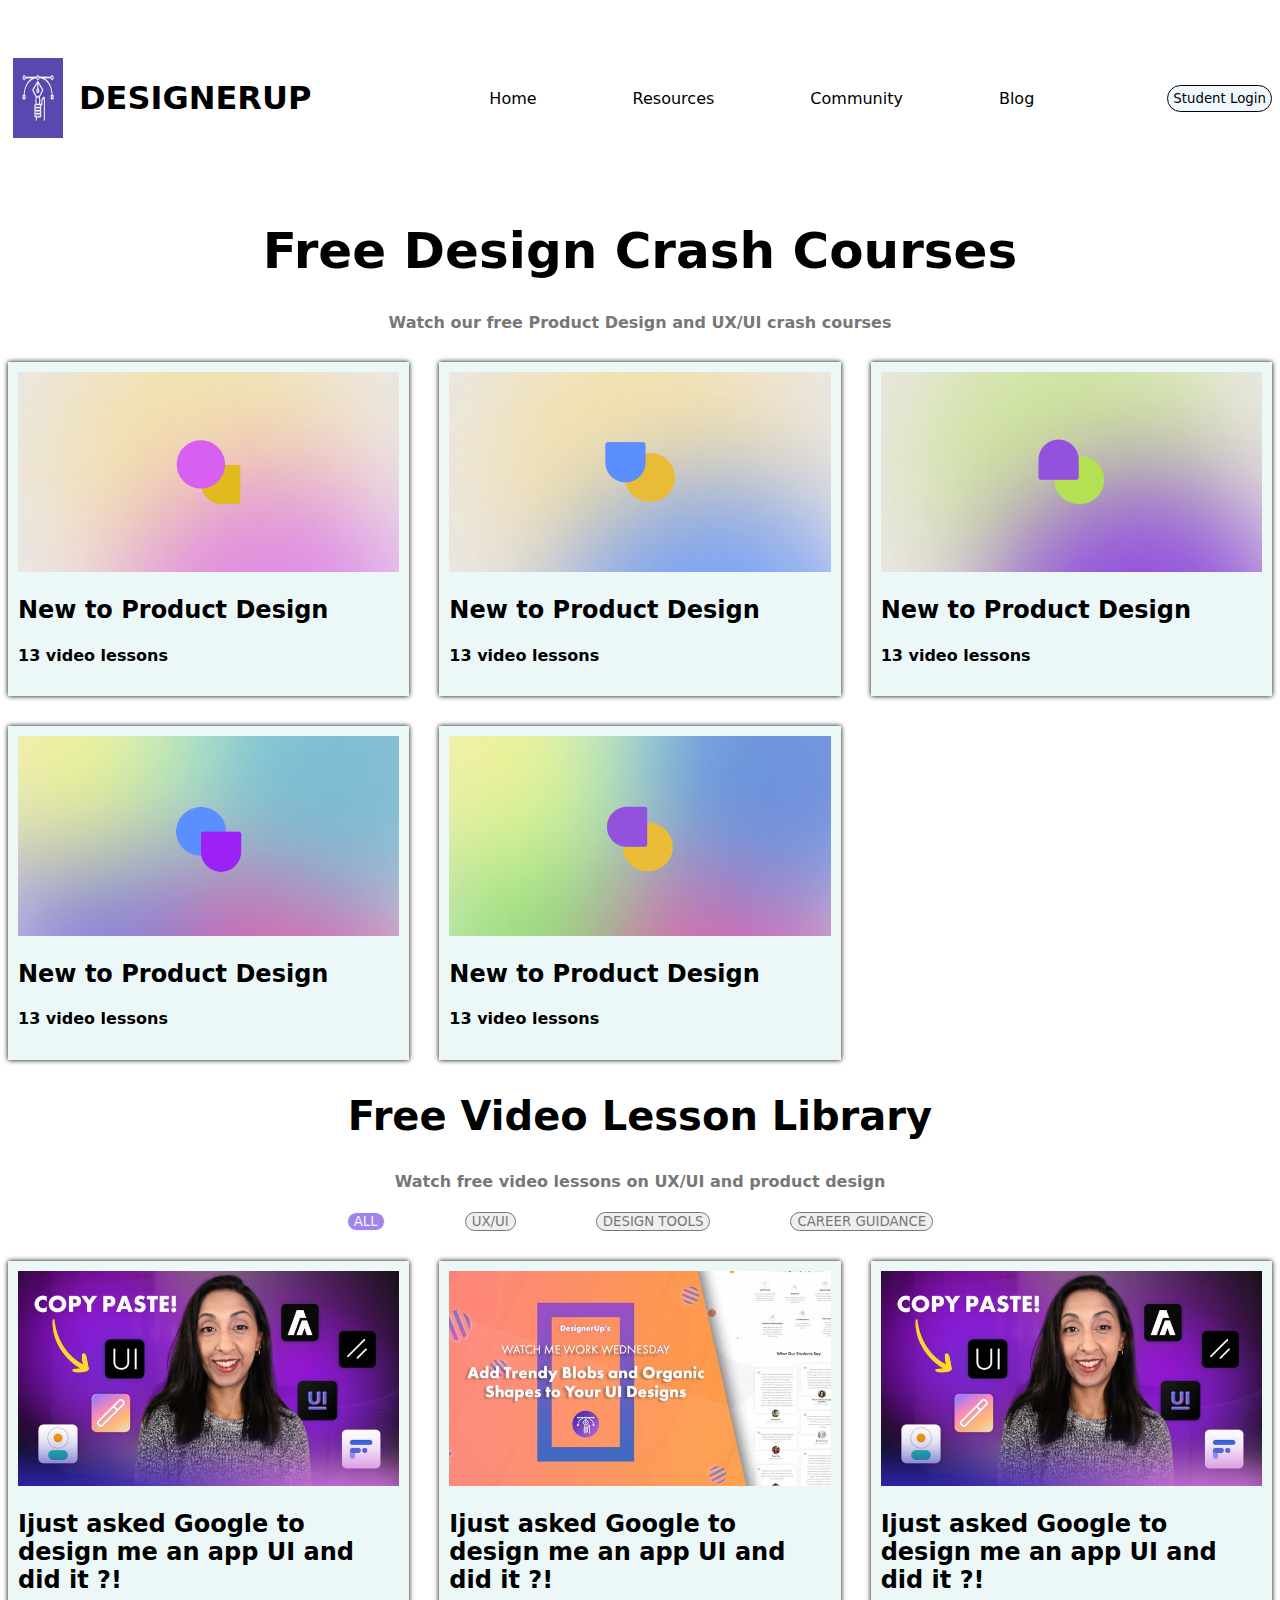
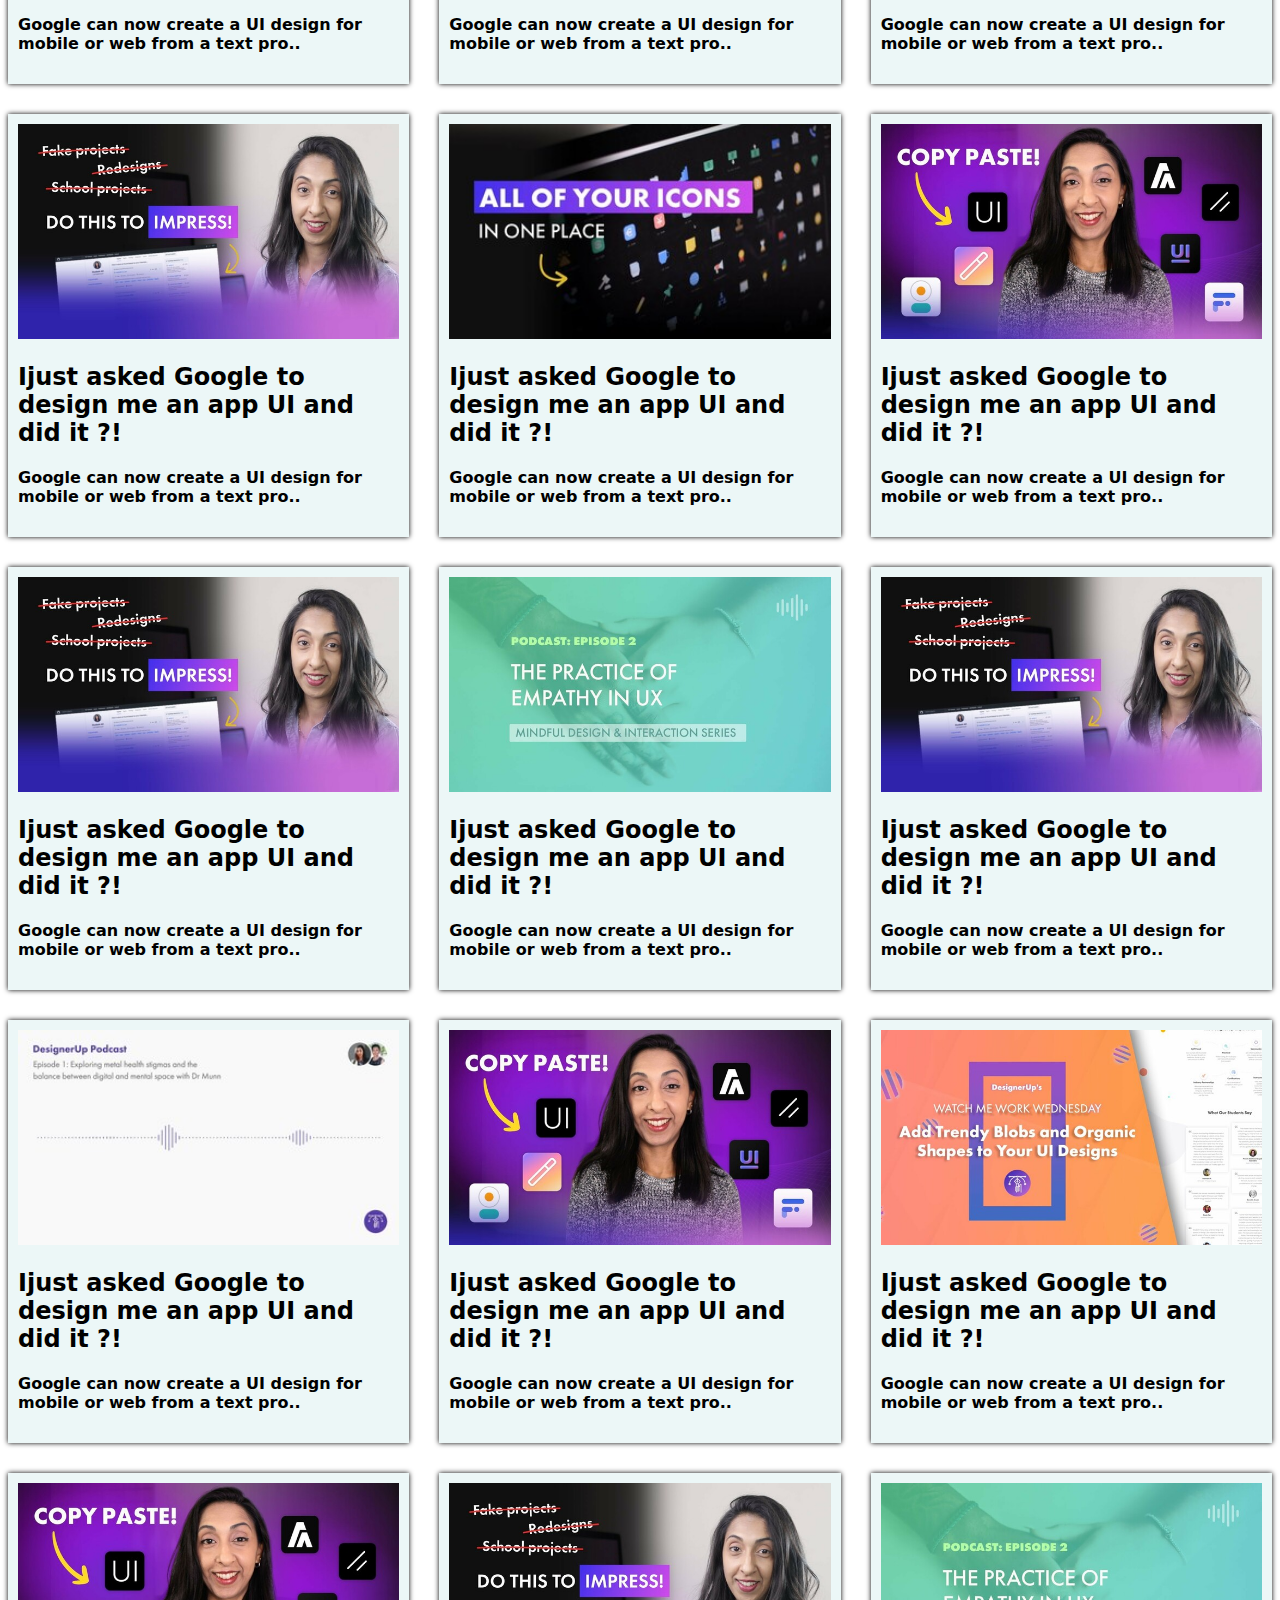
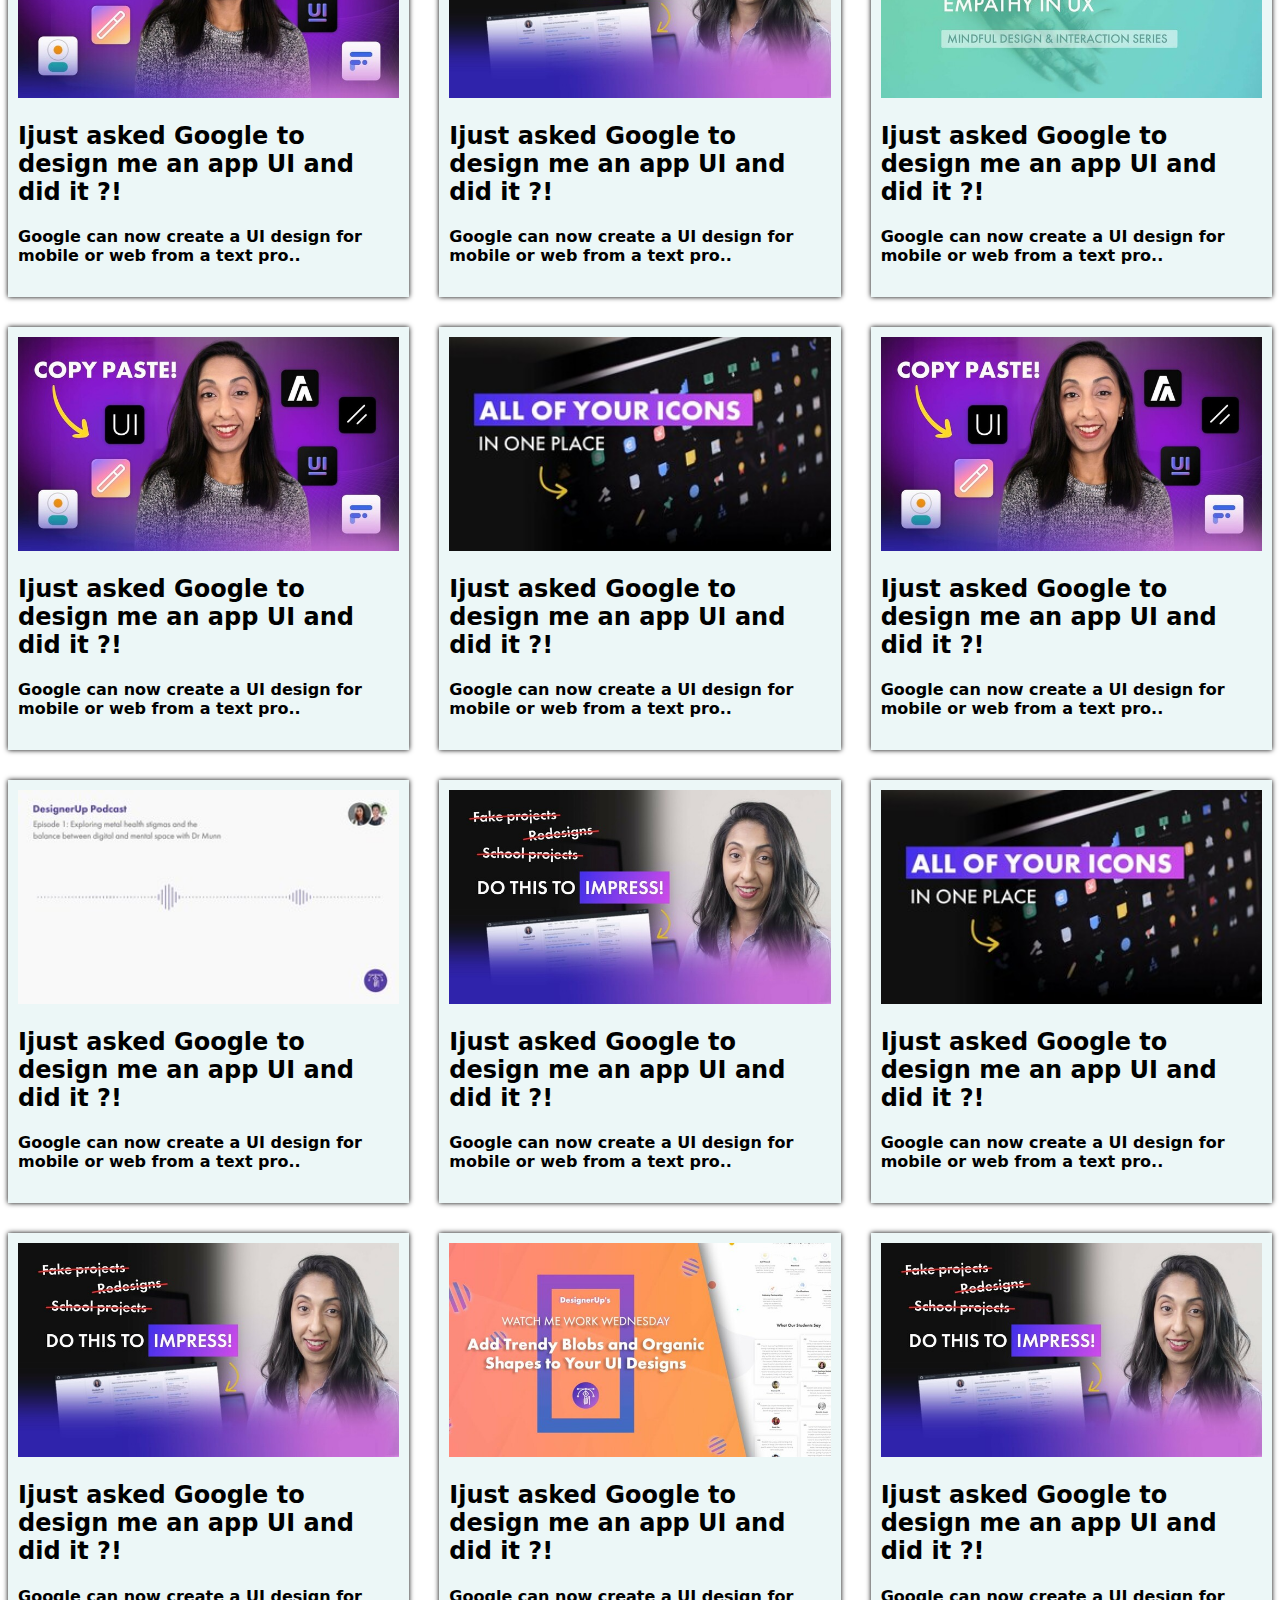
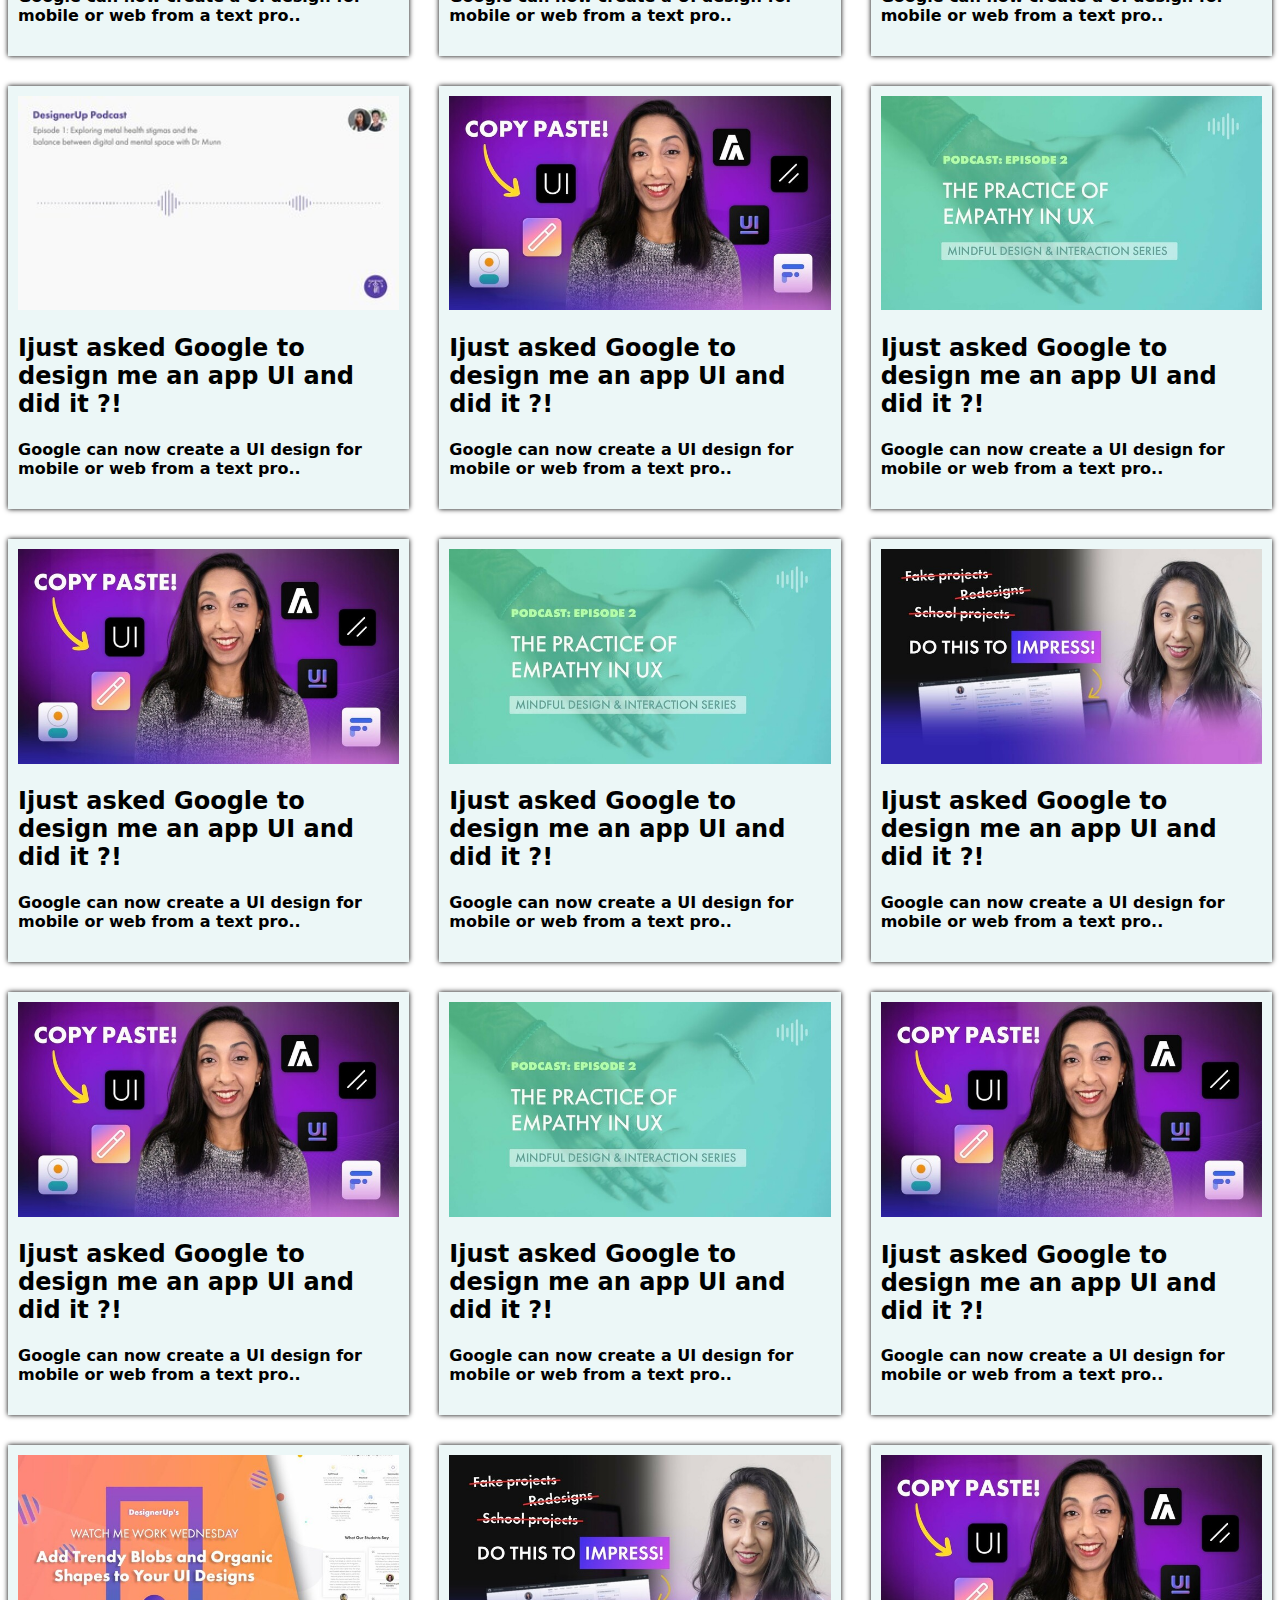
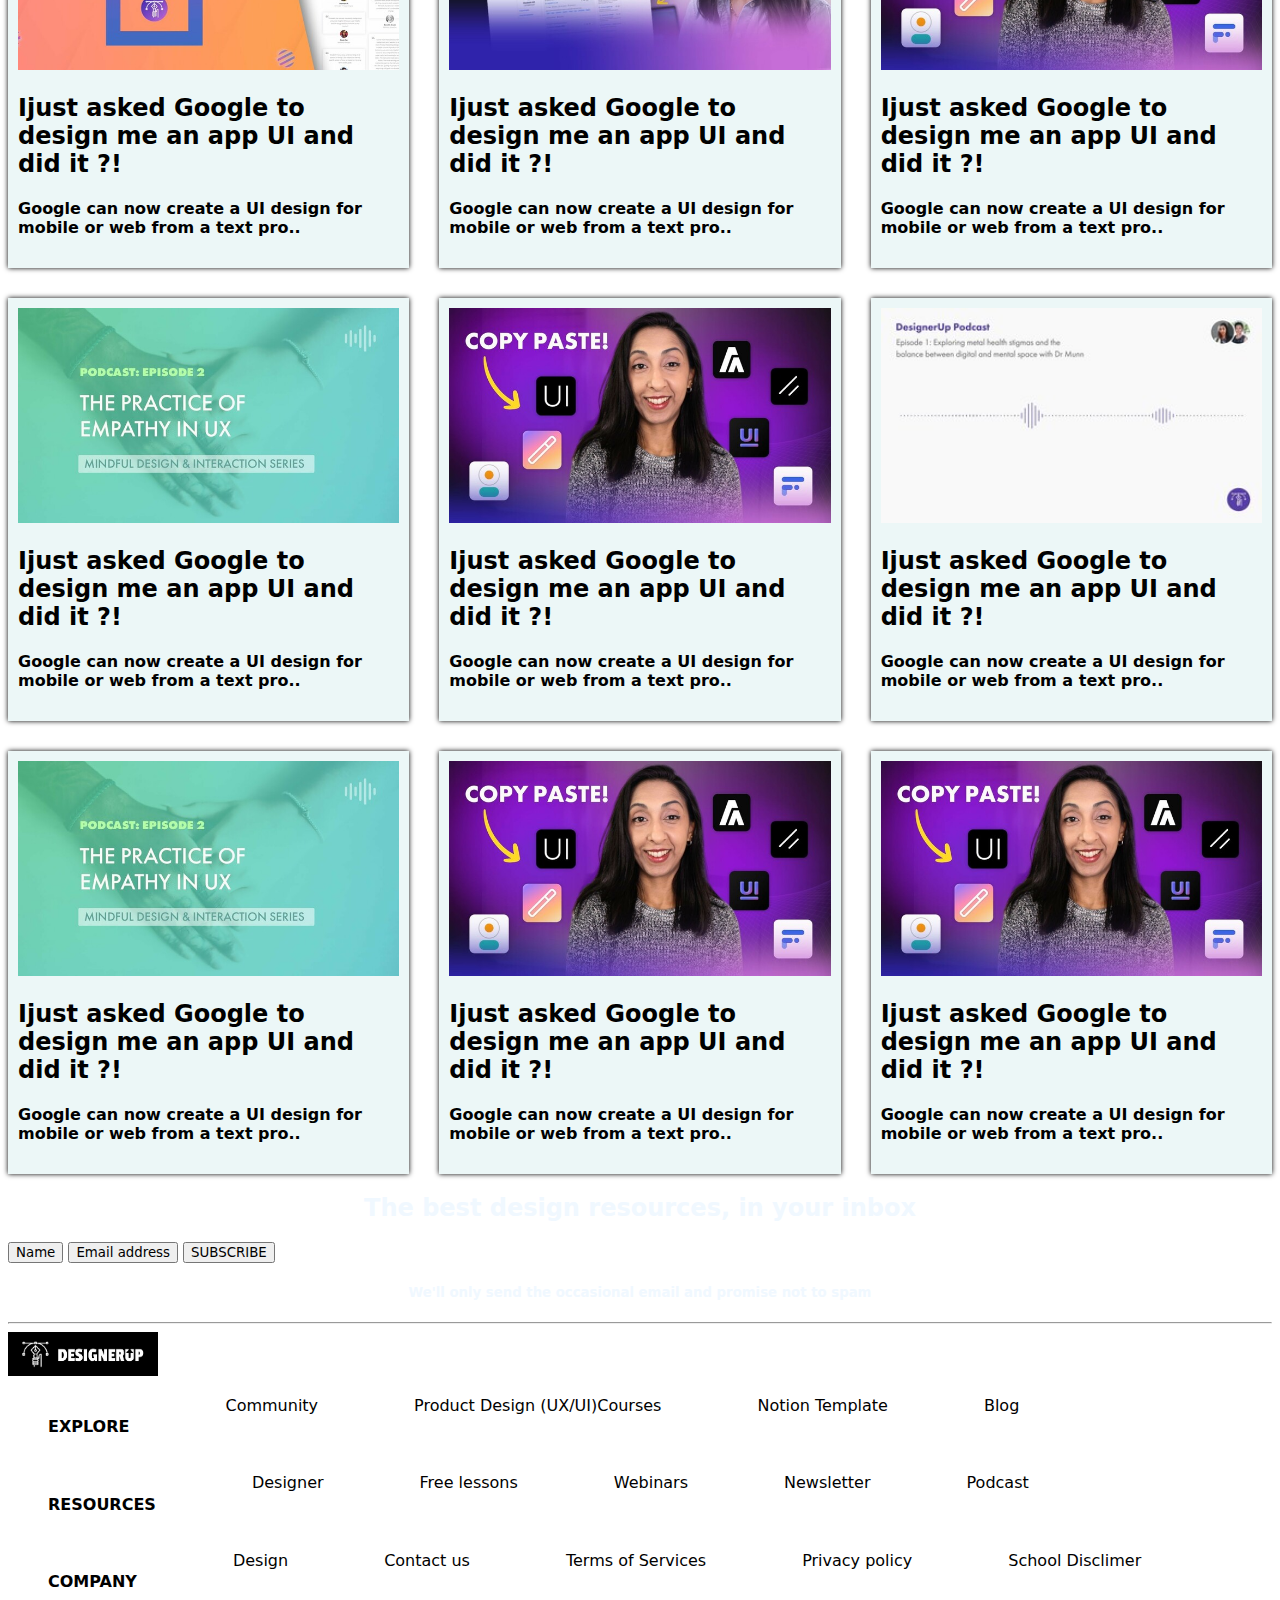
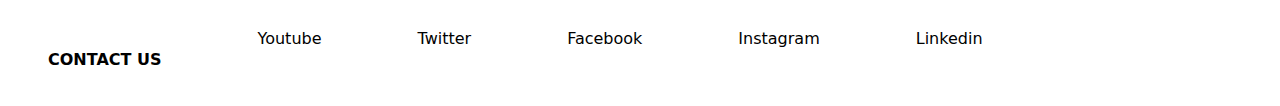
<file: index.html>
<!DOCTYPE html>
<html lang="en">
  <head>
    <meta charset="UTF-8" />
    <meta name="viewport" content="width=device-width, initial-scale=1.0" />
    <title>Document</title>
    <link rel="stylesheet" href="style.css" />
  </head>
  <body>
    <nav>
      <div class="logo">
        <div class="logo-box">
          <img src="photo/designerupco_logo.jfif" width="50px" alt="" />
          <h1>DESIGNERUP</h1>
        </div>
        <div class="tabs">
          <ul class="navul">
            <li>Home</li>
            <li>Resources</li>
            <li>Community</li>
            <li>Blog</li>
          </ul>
        </div>
        <div class="btn-login">
          <button class="login" >Student Login </button>
          <img class="menu" src="icons/menu-alt-02-svgrepo-com.svg" width="50" alt="" />
        </div>
      </div>
    </nav>
    <div class="h1-h4">
        <h1 style="font-size: 50px;">Free Design Crash Courses</h1>
        <h4 style="color: #777;">Watch our free Product Design and UX/UI crash courses</h4>
    </div>
    <div class="parent-cards">
        <div class="card">
            <img class="card-image" src="photo/card1.png">
            <h2> New to Product Design</h2>
            <h4> 13 video lessons</h4>
        </div>
        <div class="card">
            <img class="card-image" src="photo/card2.png">
            <h2> New to Product Design</h2>
            <h4> 13 video lessons</h4>
        </div>
        <div class="card">
            <img class="card-image" src="photo/card3.png">
            <h2> New to Product Design</h2>
            <h4> 13 video lessons</h4>
        </div>
        <div class="card">
            <img class="card-image" src="photo/card4.png">
            <h2> New to Product Design</h2>
            <h4> 13 video lessons</h4>
        </div>
        <div class="card">
            <img class="card-image" src="photo/card5.png">
            <h2> New to Product Design</h2>
            <h4> 13 video lessons</h4>
        </div>
    </div>
    <div class="free-video">
        <h2 style="font-size: 40px;">Free Video Lesson Library</h2>
        <h4 style="color: #777;">Watch free video lessons on UX/UI and product design</h4>
    </div>
    <div class="buttons">
        <button  class="btn" style="background-color: rgba(126, 83, 224, 0.721); color: aliceblue;">ALL</button>
        <button class="btn">UX/UI</button>
        <button class="btn">DESIGN TOOLS</button>
        <button class="btn">CAREER GUIDANCE</button>
    </div>
    <div class="parent-cards">
        <div class="card">
            <img class="card-image" src="photo/women1.jpg">
            <h2> Ijust asked Google to design me an app UI and did it ?!</h2>
            <h4> Google can now create a UI design for mobile or web from a text pro..</h4>
        </div>
        <div class="card">
            <img class="card-image" src="photo/orange.jpg">
            <h2> Ijust asked Google to design me an app UI and did it ?!</h2>
            <h4> Google can now create a UI design for mobile or web from a text pro..</h4>
        </div>
        <div class="card">
            <img class="card-image" src="photo/women1.jpg">
            <h2> Ijust asked Google to design me an app UI and did it ?!</h2>
            <h4> Google can now create a UI design for mobile or web from a text pro..</h4>
        </div>
        <div class="card">
            <img class="card-image" src="photo/women3.jpg">
            <h2> Ijust asked Google to design me an app UI and did it ?!</h2>
            <h4> Google can now create a UI design for mobile or web from a text pro..</h4>
        </div>
        <div class="card">
            <img class="card-image" src="photo/all.jpg">
            <h2> Ijust asked Google to design me an app UI and did it ?!</h2>
            <h4> Google can now create a UI design for mobile or web from a text pro..</h4>
        </div>
        <div class="card">
            <img class="card-image" src="photo/women1.jpg">
            <h2> Ijust asked Google to design me an app UI and did it ?!</h2>
            <h4> Google can now create a UI design for mobile or web from a text pro..</h4>
        </div>
        <div class="card">
            <img class="card-image" src="photo/women3.jpg">
            <h2> Ijust asked Google to design me an app UI and did it ?!</h2>
            <h4> Google can now create a UI design for mobile or web from a text pro..</h4>
        </div>
        <div class="card">
            <img class="card-image" src="photo/aqua.jpg">
            <h2> Ijust asked Google to design me an app UI and did it ?!</h2>
            <h4> Google can now create a UI design for mobile or web from a text pro..</h4>
        </div>
        <div class="card">
            <img class="card-image" src="photo/women3.jpg">
            <h2> Ijust asked Google to design me an app UI and did it ?!</h2>
            <h4> Google can now create a UI design for mobile or web from a text pro..</h4>
        </div>
        <div class="card">
            <img class="card-image" src="photo/white.jpg">
            <h2> Ijust asked Google to design me an app UI and did it ?!</h2>
            <h4> Google can now create a UI design for mobile or web from a text pro..</h4>
        </div>
        <div class="card">
            <img class="card-image" src="photo/women1.jpg">
            <h2> Ijust asked Google to design me an app UI and did it ?!</h2>
            <h4> Google can now create a UI design for mobile or web from a text pro..</h4>
        </div>
        <div class="card">
            <img class="card-image" src="photo/orange.jpg">
            <h2> Ijust asked Google to design me an app UI and did it ?!</h2>
            <h4> Google can now create a UI design for mobile or web from a text pro..</h4>
        </div>
        <div class="card">
            <img class="card-image" src="photo/women1.jpg">
            <h2> Ijust asked Google to design me an app UI and did it ?!</h2>
            <h4> Google can now create a UI design for mobile or web from a text pro..</h4>
        </div>
        <div class="card">
            <img class="card-image" src="photo/women3.jpg">
            <h2> Ijust asked Google to design me an app UI and did it ?!</h2>
            <h4> Google can now create a UI design for mobile or web from a text pro..</h4>
        </div>
        <div class="card">
            <img class="card-image" src="photo/aqua.jpg">
            <h2> Ijust asked Google to design me an app UI and did it ?!</h2>
            <h4> Google can now create a UI design for mobile or web from a text pro..</h4>
        </div>
        <div class="card">
            <img class="card-image" src="photo/women1.jpg">
            <h2> Ijust asked Google to design me an app UI and did it ?!</h2>
            <h4> Google can now create a UI design for mobile or web from a text pro..</h4>
        </div>
        <div class="card">
            <img class="card-image" src="photo/all.jpg">
            <h2> Ijust asked Google to design me an app UI and did it ?!</h2>
            <h4> Google can now create a UI design for mobile or web from a text pro..</h4>
        </div>
        <div class="card">
            <img class="card-image" src="photo/women1.jpg">
            <h2> Ijust asked Google to design me an app UI and did it ?!</h2>
            <h4> Google can now create a UI design for mobile or web from a text pro..</h4>
        </div>
        <div class="card">
            <img class="card-image" src="photo/white.jpg">
            <h2> Ijust asked Google to design me an app UI and did it ?!</h2>
            <h4> Google can now create a UI design for mobile or web from a text pro..</h4>
        </div>
        <div class="card">
            <img class="card-image" src="photo/women3.jpg">
            <h2> Ijust asked Google to design me an app UI and did it ?!</h2>
            <h4> Google can now create a UI design for mobile or web from a text pro..</h4>
        </div>
        <div class="card">
            <img class="card-image" src="photo/all.jpg">
            <h2> Ijust asked Google to design me an app UI and did it ?!</h2>
            <h4> Google can now create a UI design for mobile or web from a text pro..</h4>
        </div>
        <div class="card">
            <img class="card-image" src="photo/women3.jpg">
            <h2> Ijust asked Google to design me an app UI and did it ?!</h2>
            <h4> Google can now create a UI design for mobile or web from a text pro..</h4>
        </div>
        <div class="card">
            <img class="card-image" src="photo/orange.jpg">
            <h2> Ijust asked Google to design me an app UI and did it ?!</h2>
            <h4> Google can now create a UI design for mobile or web from a text pro..</h4>
        </div>
        <div class="card">
            <img class="card-image" src="photo/women3.jpg">
            <h2> Ijust asked Google to design me an app UI and did it ?!</h2>
            <h4> Google can now create a UI design for mobile or web from a text pro..</h4>
        </div>
        <div class="card">
            <img class="card-image" src="photo/white.jpg">
            <h2> Ijust asked Google to design me an app UI and did it ?!</h2>
            <h4> Google can now create a UI design for mobile or web from a text pro..</h4>
        </div>
        <div class="card">
            <img class="card-image" src="photo/women1.jpg">
            <h2> Ijust asked Google to design me an app UI and did it ?!</h2>
            <h4> Google can now create a UI design for mobile or web from a text pro..</h4>
        </div>
        <div class="card">
            <img class="card-image" src="photo/aqua.jpg">
            <h2> Ijust asked Google to design me an app UI and did it ?!</h2>
            <h4> Google can now create a UI design for mobile or web from a text pro..</h4>
        </div>
        <div class="card">
            <img class="card-image" src="photo/women1.jpg">
            <h2> Ijust asked Google to design me an app UI and did it ?!</h2>
            <h4> Google can now create a UI design for mobile or web from a text pro..</h4>
        </div>
        <div class="card">
            <img class="card-image" src="photo/aqua.jpg">
            <h2> Ijust asked Google to design me an app UI and did it ?!</h2>
            <h4> Google can now create a UI design for mobile or web from a text pro..</h4>
        </div>
        <div class="card">
            <img class="card-image" src="photo/women3.jpg">
            <h2> Ijust asked Google to design me an app UI and did it ?!</h2>
            <h4> Google can now create a UI design for mobile or web from a text pro..</h4>
        </div>
        <div class="card">
            <img class="card-image" src="photo/women1.jpg">
            <h2> Ijust asked Google to design me an app UI and did it ?!</h2>
            <h4> Google can now create a UI design for mobile or web from a text pro..</h4>
        </div>
        <div class="card">
            <img class="card-image" src="photo/aqua.jpg">
            <h2> Ijust asked Google to design me an app UI and did it ?!</h2>
            <h4> Google can now create a UI design for mobile or web from a text pro..</h4>
        </div>
        <div class="card">
            <img class="card-image" src="photo/women1.jpg">
            <h2> Ijust asked Google to design me an app UI and did it ?!</h2>
            <h4> Google can now create a UI design for mobile or web from a text pro..</h4>
        </div>
        <div class="card">
            <img class="card-image" src="photo/orange.jpg">
            <h2> Ijust asked Google to design me an app UI and did it ?!</h2>
            <h4> Google can now create a UI design for mobile or web from a text pro..</h4>
        </div>
        <div class="card">
            <img class="card-image" src="photo/women3.jpg">
            <h2> Ijust asked Google to design me an app UI and did it ?!</h2>
            <h4> Google can now create a UI design for mobile or web from a text pro..</h4>
        </div>
        <div class="card">
            <img class="card-image" src="photo/women1.jpg">
            <h2> Ijust asked Google to design me an app UI and did it ?!</h2>
            <h4> Google can now create a UI design for mobile or web from a text pro..</h4>
        </div>
        <div class="card">
            <img class="card-image" src="photo/aqua.jpg">
            <h2> Ijust asked Google to design me an app UI and did it ?!</h2>
            <h4> Google can now create a UI design for mobile or web from a text pro..</h4>
        </div>
        <div class="card">
            <img class="card-image" src="photo/women1.jpg">
            <h2> Ijust asked Google to design me an app UI and did it ?!</h2>
            <h4> Google can now create a UI design for mobile or web from a text pro..</h4>
        </div>
        <div class="card">
            <img class="card-image" src="photo/white.jpg">
            <h2> Ijust asked Google to design me an app UI and did it ?!</h2>
            <h4> Google can now create a UI design for mobile or web from a text pro..</h4>
        </div>
        <div class="card">
            <img class="card-image" src="photo/aqua.jpg">
            <h2> Ijust asked Google to design me an app UI and did it ?!</h2>
            <h4> Google can now create a UI design for mobile or web from a text pro..</h4>
        </div>
        <div class="card">
            <img class="card-image" src="photo/women1.jpg">
            <h2> Ijust asked Google to design me an app UI and did it ?!</h2>
            <h4> Google can now create a UI design for mobile or web from a text pro..</h4>
        </div>
        <div class="card">
            <img class="card-image" src="photo/women1.jpg">
            <h2> Ijust asked Google to design me an app UI and did it ?!</h2>
            <h4> Google can now create a UI design for mobile or web from a text pro..</h4>
        </div>
    </div>
    <footer>
        <div class="parent-footer">
            <h2 style="color: aliceblue; text-align: center;"> The best design resources, in your inbox</h2>
            <div class="footer-childs">
                <button class="name">Name</button>
                <button class="email"> Email address</button>
                <button class="subscribe">SUBSCRIBE</button> <br>
            </div>
            <h5 style="color: aliceblue; text-align: center;">We'll only send the occasional email and promise not to spam</h5>
            <hr>
            </div>
        
                
            <div class="parent-list-footer">
                <div>
                    <img src="photo/logo.png" style="width: 150px;">
                </div>

                <div>
                    <ul>
                        <h4 class="heading4-footer"> EXPLORE</h4>
                        <li class="list-footer"> Community</li>
                        <li class="list-footer"> Product Design (UX/UI)Courses</li>
                        <li class="list-footer"> Notion Template</li>
                        <li class="list-footer"> Blog</li>
                    </ul>
                </div>
                <div>
                    <ul>
                        <h4 class="heading4-footer"> RESOURCES</h4>
                        <li class="list-footer"> Designer</li>
                        <li class="list-footer"> Free lessons</li>
                        <li class="list-footer"> Webinars</li>
                        <li class="list-footer"> Newsletter</li>
                        <li class="list-footer"> Podcast</li>
                    </ul>
                </div>
                <div>
                    <ul>
                        <h4 class="heading4-footer"> COMPANY</h4>
                        <li class="list-footer"> Design</li>
                        <li class="list-footer"> Contact us</li>
                        <li class="list-footer"> Terms of Services</li>
                        <li class="list-footer"> Privacy policy</li>
                        <li class="list-footer"> School Disclimer</li>
                    </ul>
                </div>
                <div>
                    <ul>
                        <h4 class="heading4-footer"> CONTACT US</h4>
                        <li class="list-footer"> Youtube</li>
                        <li class="list-footer"> Twitter</li>
                        <li class="list-footer"> Facebook</li>
                        <li class="list-footer"> Instagram</li>
                        <li class="list-footer"> Linkedin</li>
                    </ul>
                </div>
             </div>
         





        </div>
    </footer>

  </body>
</html>
</file>
<file: style.css>
* {
  font-family: system-ui, -apple-system, BlinkMacSystemFont, "Segoe UI", Roboto,
    Oxygen, Ubuntu, Cantarell, "Open Sans", "Helvetica Neue", sans-serif;
}

.logo-box {
  display: flex;
  gap: 1rem;
  margin: 5px;
}
.logo {
  display: flex;
  justify-content: space-between;
  align-items: center;
  height: 20vh;
}
.tabs,
.login {
  display: none;
}
.login{
    border: 1px solid ;
    background-color: aliceblue;
    border-radius: 15px;
    align-items: center;
    text-align: center;
    padding: 5px 5px;

}
@media screen and (min-width: 768px) {
  .menu {
    display: none;
  }
  .tabs,
  .login {
    display: flex;
  }
  ul {
    display: flex;
    list-style-type: none;
    gap: 2rem;
  }
}
@media screen and (min-width: 1024px) {
  ul {
    display: flex;
    list-style-type: none;
    gap: 6rem;
  }
}

.h1-h4{
    text-align: center;
}

.card-image {
  width: 100%;
}
.card {
  background-color: rgba(220, 240, 240, 0.537);
  box-shadow: 0 0 5px;
  padding: 10px;
}
.parent-cards {
  margin-top: 30px;
  display: grid;
  gap: 30px;
}
@media screen and (min-width:768px) {
  .parent-cards {
    display: grid;
    grid-template: repeat(2, auto) / repeat(3, 1fr);
    border-radius: 20px;
  }
}
.free-video{
    text-align: center;
}
.buttons{

    text-align: center;
}
.btn{
    border: 1px solid ;
    color: #777;
    border-radius: 10px;
}
.btn:hover{
    color: black;
}
@media screen and (min-width:768px) {
    .buttons{
        display: flex;
        justify-content: center;
        gap: 5rem;
        text-align: center;
        color: #777;
    
    }
  }
  .parent-women{
    margin-top: 20px;
    display: grid;
    gap: 10px;
    
  }
</file>
